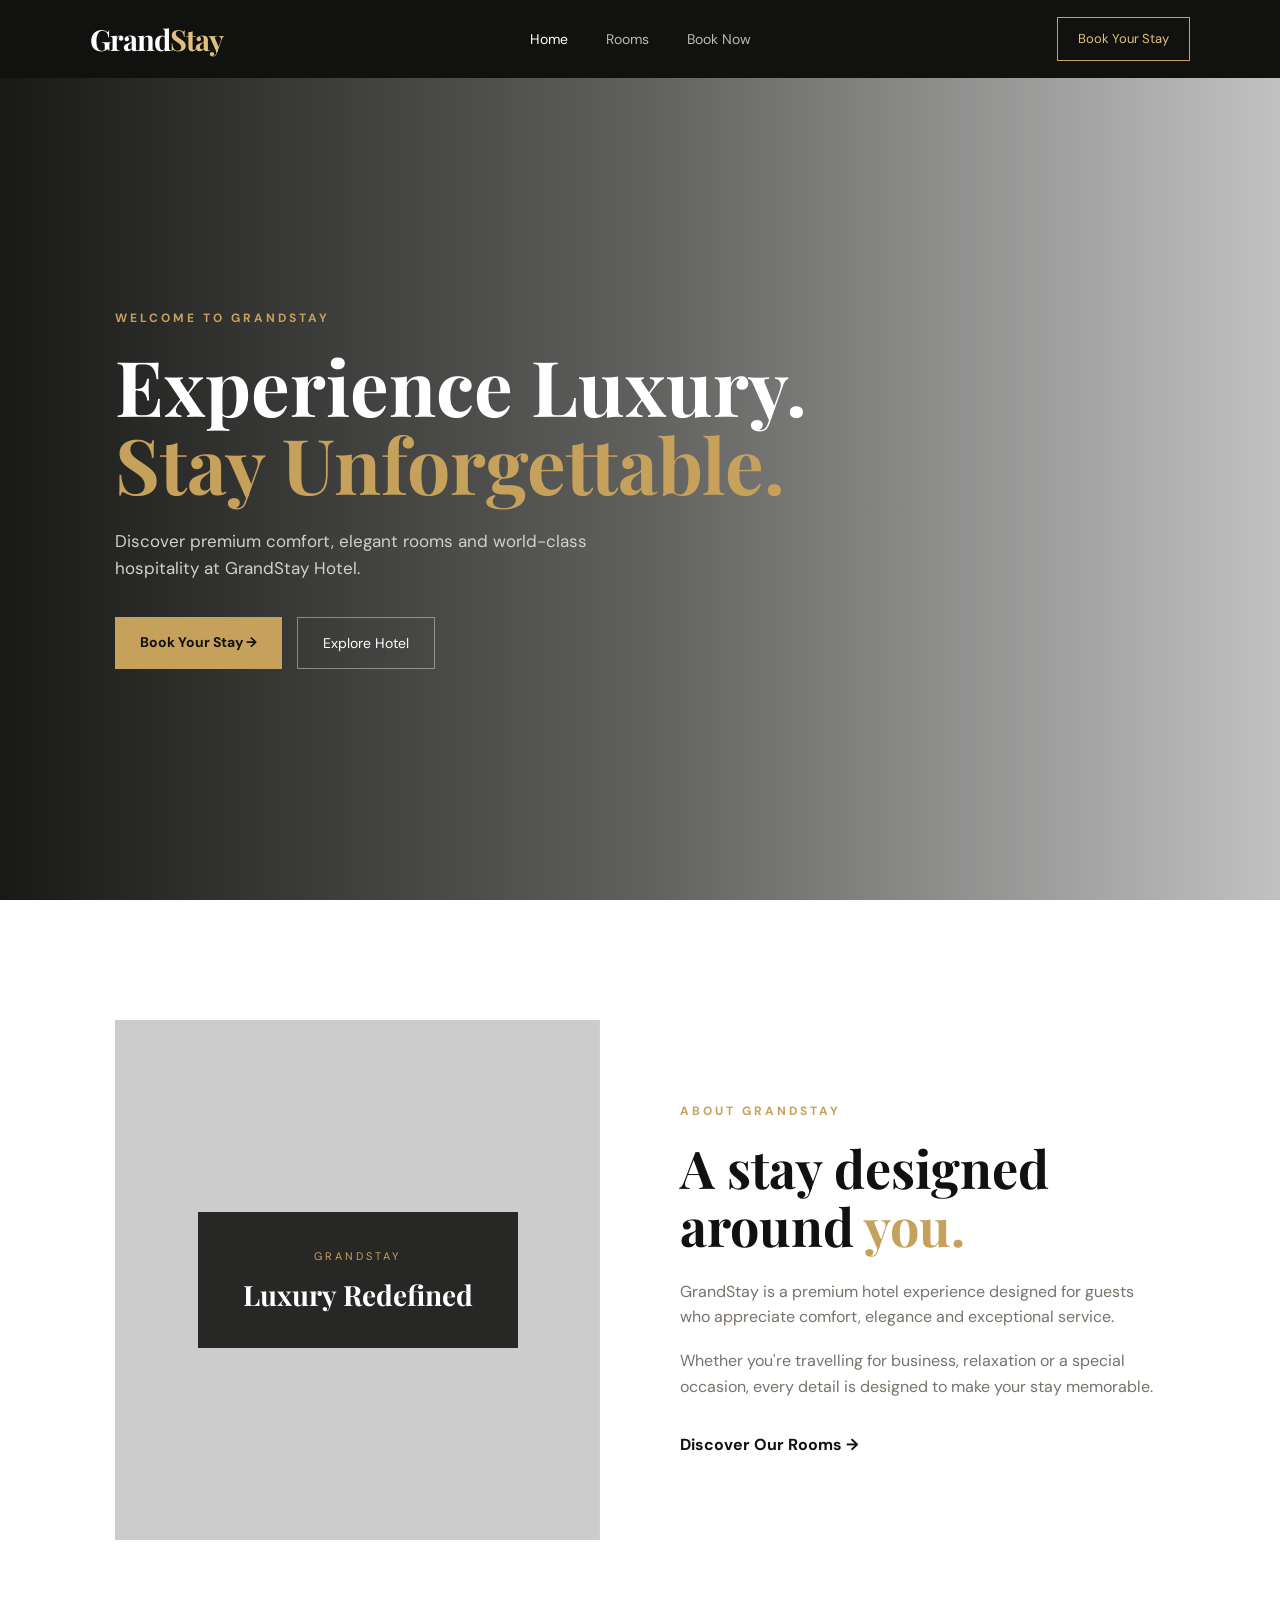
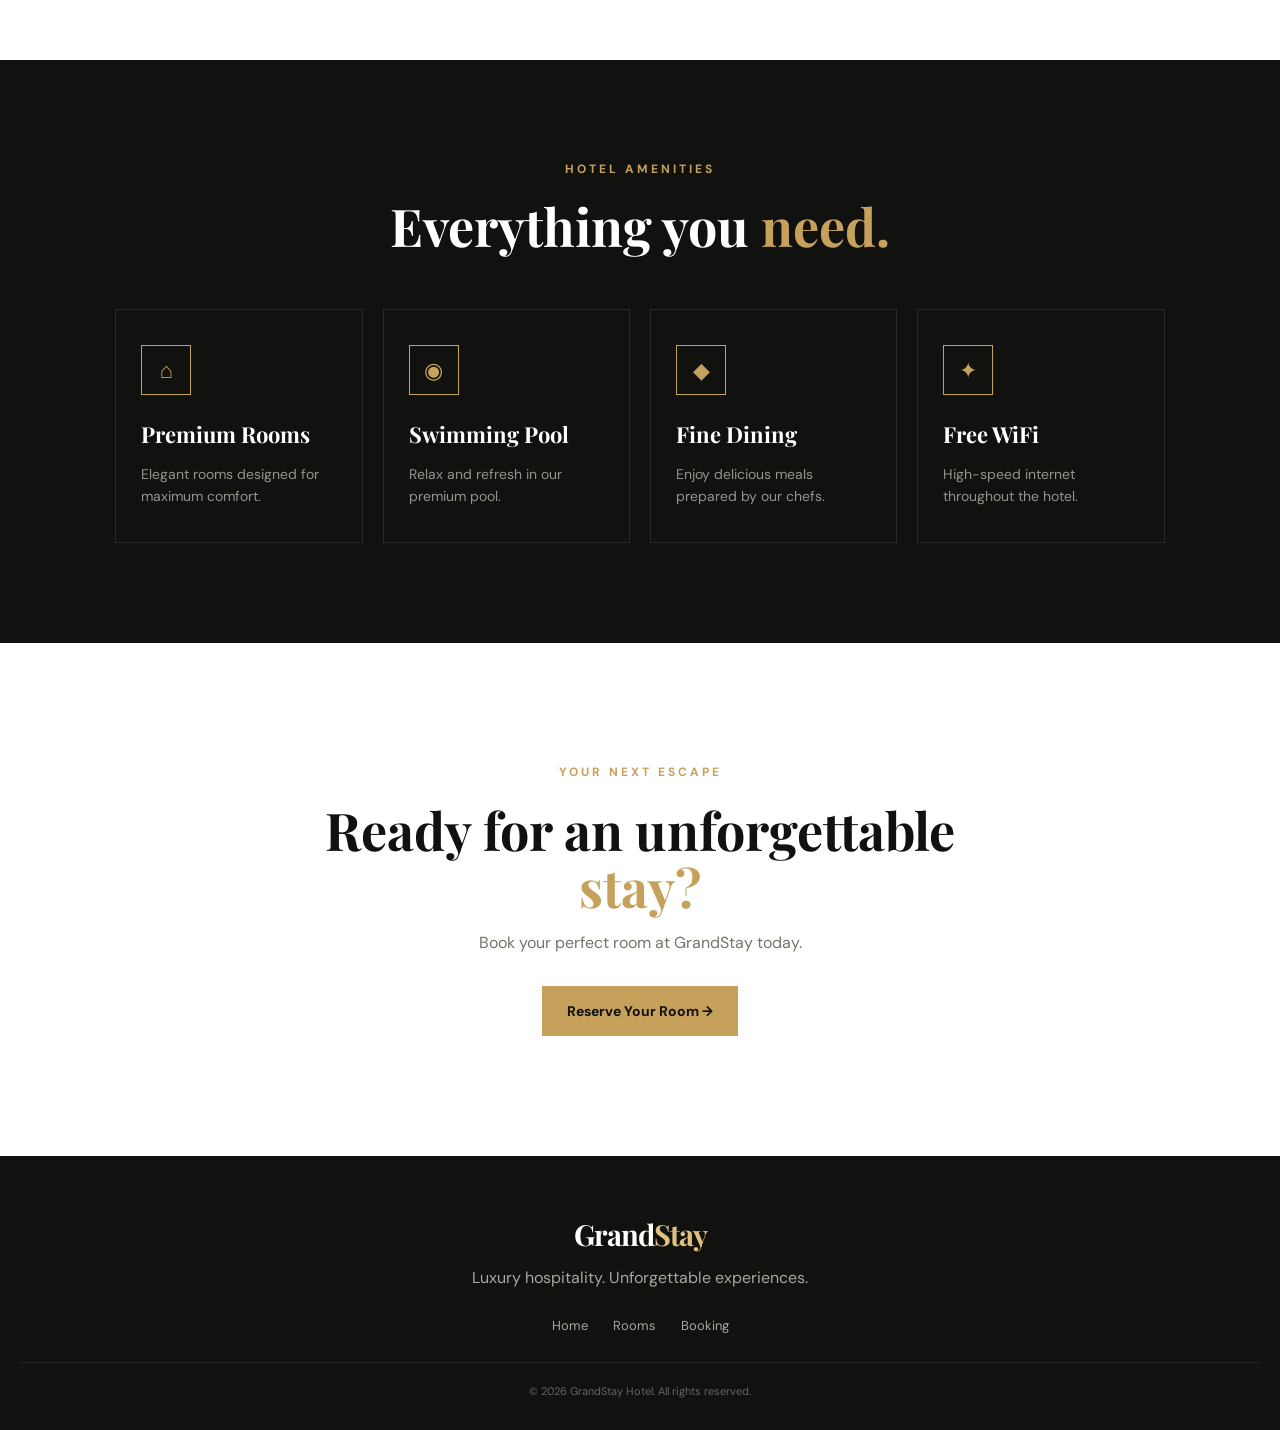
<file: index.html>
<!DOCTYPE html>
<html lang="en">
<head>
    <meta charset="UTF-8">
    <meta name="viewport" content="width=device-width, initial-scale=1.0">
    <title>GrandStay | Luxury Hotel</title>
    <link rel="stylesheet" href="style.css">
</head>

<body>

<header class="navbar">
    <div class="logo">Grand<span>Stay</span></div>

    <nav>
        <a href="index.html" class="active">Home</a>
        <a href="rooms.html">Rooms</a>
        <a href="booking.html">Book Now</a>
    </nav>

    <a href="rooms.html" class="nav-btn">Book Your Stay</a>
</header>


<section class="hero">

    <div class="hero-content">
        <p class="small-title">WELCOME TO GRANDSTAY</p>

        <h1>Experience Luxury.<br>
            <span>Stay Unforgettable.</span>
        </h1>

        <p>
            Discover premium comfort, elegant rooms and world-class
            hospitality at GrandStay Hotel.
        </p>

        <div class="hero-buttons">
            <a href="rooms.html" class="primary-btn">Book Your Stay →</a>
            <a href="#about" class="secondary-btn">Explore Hotel</a>
        </div>
    </div>

</section>


<section class="about" id="about">

    <div class="section-image">
        <div class="image-card">
            <span>GRANDSTAY</span>
            <h3>Luxury Redefined</h3>
        </div>
    </div>

    <div class="about-content">

        <p class="section-label">ABOUT GRANDSTAY</p>

        <h2>A stay designed<br>around <span>you.</span></h2>

        <p>
            GrandStay is a premium hotel experience designed for guests
            who appreciate comfort, elegance and exceptional service.
        </p>

        <p>
            Whether you're travelling for business, relaxation or a
            special occasion, every detail is designed to make your
            stay memorable.
        </p>

        <a href="rooms.html" class="text-btn">Discover Our Rooms →</a>

    </div>

</section>


<section class="amenities">

    <div class="section-heading">
        <p class="section-label">HOTEL AMENITIES</p>
        <h2>Everything you <span>need.</span></h2>
    </div>

    <div class="amenity-grid">

        <div class="amenity-card">
            <div class="amenity-icon">⌂</div>
            <h3>Premium Rooms</h3>
            <p>Elegant rooms designed for maximum comfort.</p>
        </div>

        <div class="amenity-card">
            <div class="amenity-icon">◉</div>
            <h3>Swimming Pool</h3>
            <p>Relax and refresh in our premium pool.</p>
        </div>

        <div class="amenity-card">
            <div class="amenity-icon">◆</div>
            <h3>Fine Dining</h3>
            <p>Enjoy delicious meals prepared by our chefs.</p>
        </div>

        <div class="amenity-card">
            <div class="amenity-icon">✦</div>
            <h3>Free WiFi</h3>
            <p>High-speed internet throughout the hotel.</p>
        </div>

    </div>

</section>


<section class="cta">

    <p class="section-label">YOUR NEXT ESCAPE</p>

    <h2>Ready for an unforgettable<br><span>stay?</span></h2>

    <p>Book your perfect room at GrandStay today.</p>

    <a href="rooms.html" class="primary-btn">Reserve Your Room →</a>

</section>


<footer>

    <div class="footer-logo">Grand<span>Stay</span></div>

    <p>Luxury hospitality. Unforgettable experiences.</p>

    <div class="footer-links">
        <a href="index.html">Home</a>
        <a href="rooms.html">Rooms</a>
        <a href="booking.html">Booking</a>
    </div>

    <p class="copyright">
        © 2026 GrandStay Hotel. All rights reserved.
    </p>

</footer>

<script src="script.js"></script>

</body>
</html>
</file>
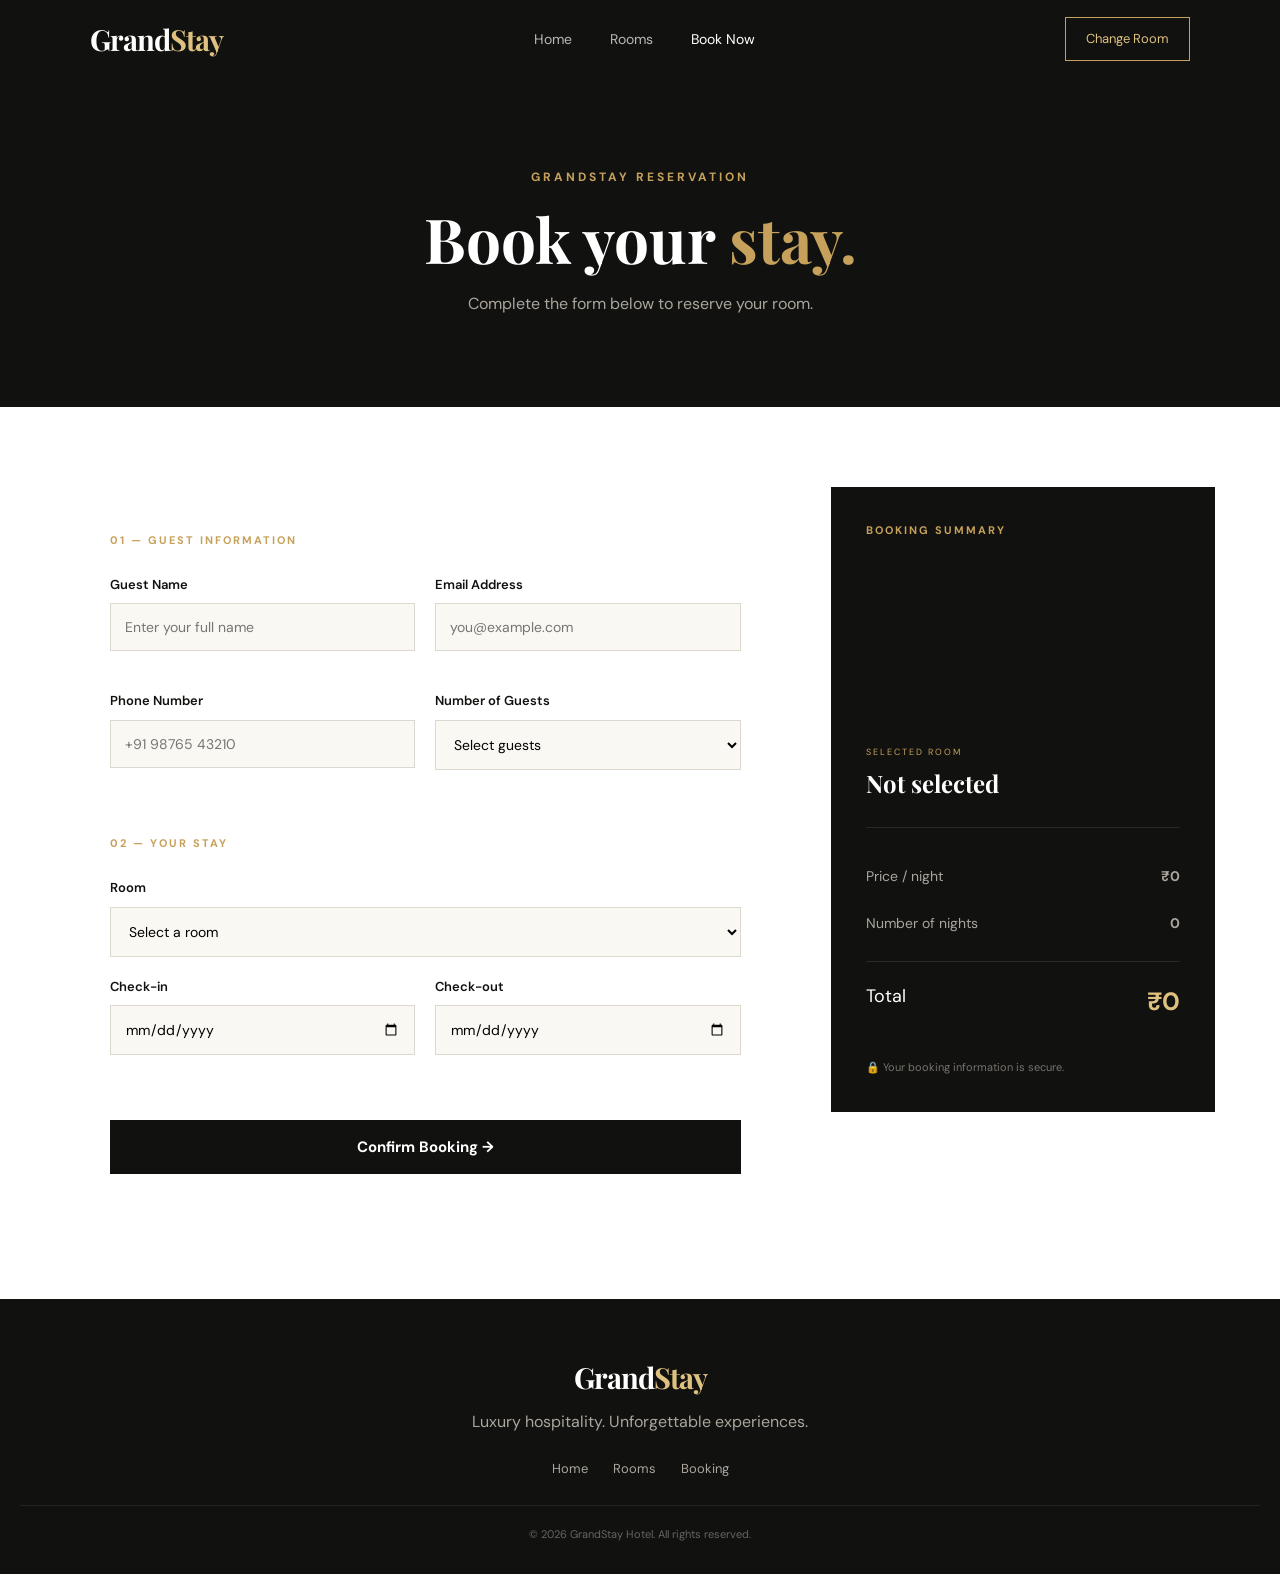
<file: booking.html>
<!DOCTYPE html>
<html lang="en">
<head>
    <meta charset="UTF-8">
    <meta name="viewport" content="width=device-width, initial-scale=1.0">
    <title>GrandStay | Booking</title>
    <link rel="stylesheet" href="style.css">
</head>

<body>

<header class="navbar">
    <div class="logo">Grand<span>Stay</span></div>

    <nav>
        <a href="index.html">Home</a>
        <a href="rooms.html">Rooms</a>
        <a href="booking.html" class="active">Book Now</a>
    </nav>

    <a href="rooms.html" class="nav-btn">Change Room</a>
</header>


<section class="page-header booking-header">

    <p class="section-label">GRANDSTAY RESERVATION</p>

    <h1>Book your <span>stay.</span></h1>

    <p>
        Complete the form below to reserve your room.
    </p>

</section>


<section class="booking-section">

    <div class="booking-form-container">

        <form id="bookingForm">

            <div class="form-section">

                <p class="form-label">01 — GUEST INFORMATION</p>

                <div class="form-row">

                    <div class="input-group">
                        <label>Guest Name</label>
                        <input
                            type="text"
                            id="guestName"
                            placeholder="Enter your full name"
                            required>
                    </div>

                    <div class="input-group">
                        <label>Email Address</label>
                        <input
                            type="email"
                            id="email"
                            placeholder="you@example.com"
                            required>
                    </div>

                </div>


                <div class="form-row">

                    <div class="input-group">
                        <label>Phone Number</label>
                        <input
                            type="tel"
                            id="phone"
                            placeholder="+91 98765 43210"
                            required>
                    </div>

                    <div class="input-group">
                        <label>Number of Guests</label>

                        <select id="guests" required>
                            <option value="">Select guests</option>
                            <option value="1">1 Guest</option>
                            <option value="2">2 Guests</option>
                            <option value="3">3 Guests</option>
                            <option value="4">4 Guests</option>
                        </select>

                    </div>

                </div>

            </div>


            <div class="form-section">

                <p class="form-label">02 — YOUR STAY</p>

                <div class="input-group">

                    <label>Room</label>

                    <select id="room" required>

                        <option value="">Select a room</option>

                        <option value="Standard Room|3500">
                            Standard Room — ₹3,500/night
                        </option>

                        <option value="Deluxe Room|5000">
                            Deluxe Room — ₹5,000/night
                        </option>

                        <option value="Grand Suite|8000">
                            Grand Suite — ₹8,000/night
                        </option>

                    </select>

                </div>


                <div class="form-row">

                    <div class="input-group">
                        <label>Check-in</label>
                        <input
                            type="date"
                            id="checkin"
                            required>
                    </div>

                    <div class="input-group">
                        <label>Check-out</label>
                        <input
                            type="date"
                            id="checkout"
                            required>
                    </div>

                </div>

            </div>


            <button type="submit" class="confirm-btn">
                Confirm Booking →
            </button>

        </form>

    </div>


    <div class="booking-summary">

        <p class="form-label">BOOKING SUMMARY</p>

        <div class="summary-room">

            <div class="summary-image"></div>

            <div>
                <p>SELECTED ROOM</p>
                <h3 id="summaryRoom">Not selected</h3>
            </div>

        </div>

        <div class="summary-line">
            <span>Price / night</span>
            <strong id="summaryPrice">₹0</strong>
        </div>

        <div class="summary-line">
            <span>Number of nights</span>
            <strong id="summaryNights">0</strong>
        </div>

        <div class="summary-total">
            <span>Total</span>
            <strong id="summaryTotal">₹0</strong>
        </div>

        <p class="secure-text">
            🔒 Your booking information is secure.
        </p>

    </div>

</section>


<footer>

    <div class="footer-logo">Grand<span>Stay</span></div>

    <p>Luxury hospitality. Unforgettable experiences.</p>

    <div class="footer-links">
        <a href="index.html">Home</a>
        <a href="rooms.html">Rooms</a>
        <a href="booking.html">Booking</a>
    </div>

    <p class="copyright">
        © 2026 GrandStay Hotel. All rights reserved.
    </p>

</footer>

<script src="script.js"></script>

</body>
</html>
</file>
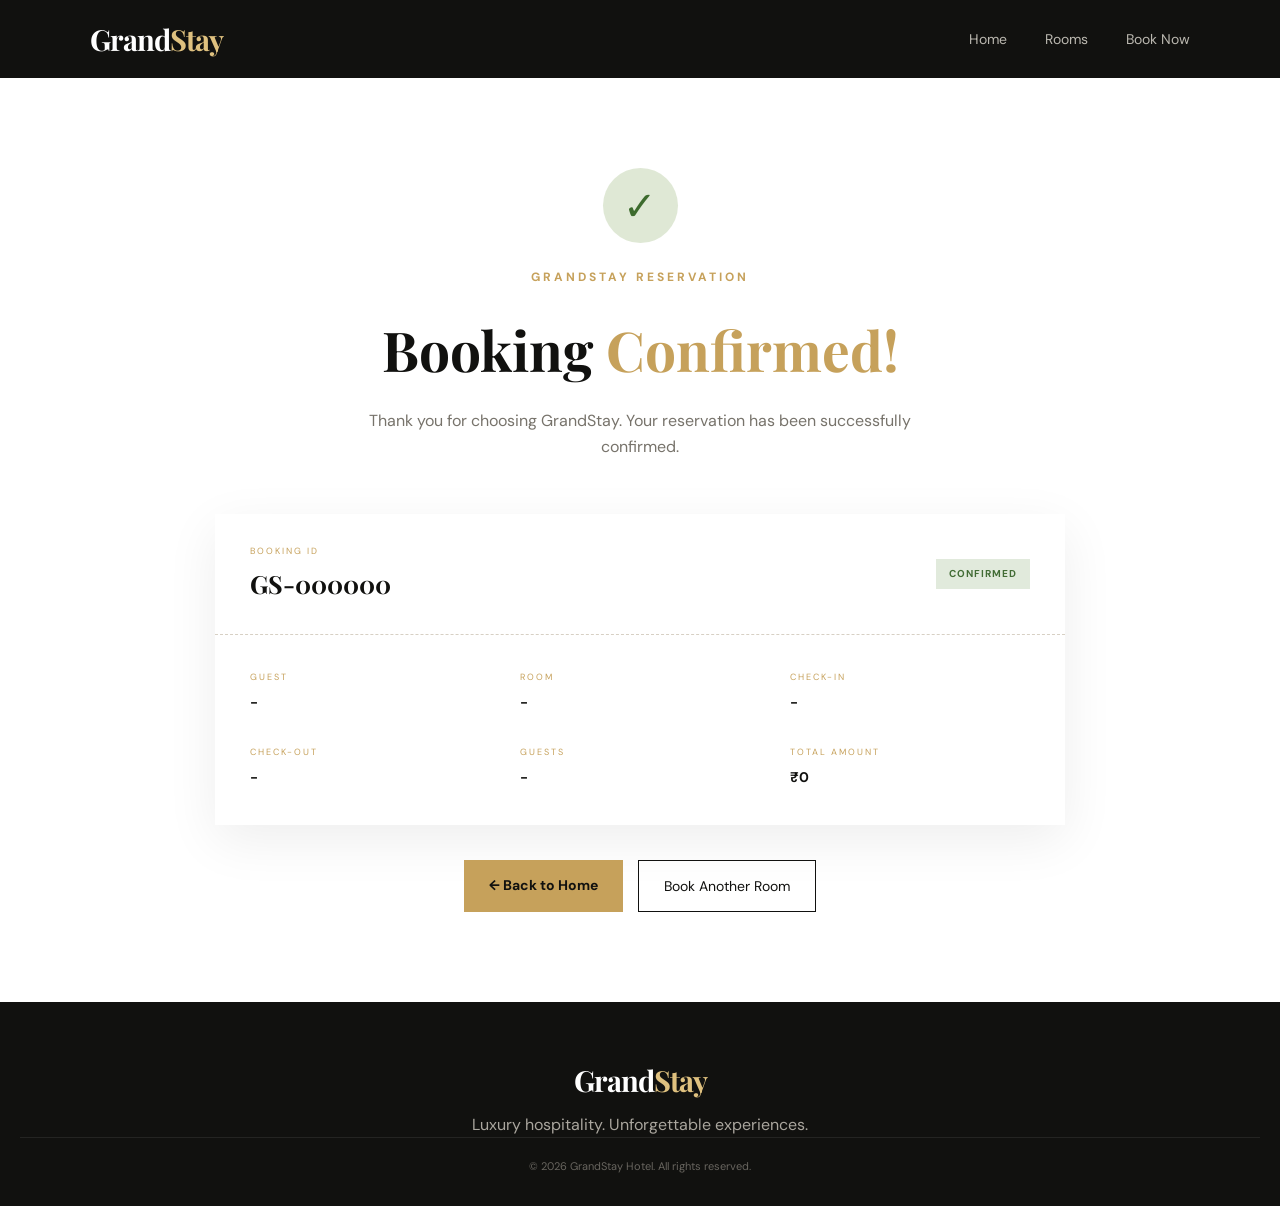
<file: confirmation.html>
<!DOCTYPE html>
<html lang="en">
<head>
    <meta charset="UTF-8">
    <meta name="viewport" content="width=device-width, initial-scale=1.0">
    <title>GrandStay | Booking Confirmed</title>
    <link rel="stylesheet" href="style.css">
</head>

<body>

<header class="navbar">

    <div class="logo">Grand<span>Stay</span></div>

    <nav>
        <a href="index.html">Home</a>
        <a href="rooms.html">Rooms</a>
        <a href="booking.html">Book Now</a>
    </nav>

</header>


<section class="confirmation-page">

    <div class="success-icon">✓</div>

    <p class="section-label">GRANDSTAY RESERVATION</p>

    <h1>Booking <span>Confirmed!</span></h1>

    <p class="confirmation-message">
        Thank you for choosing GrandStay. Your reservation has
        been successfully confirmed.
    </p>


    <div class="booking-ticket">

        <div class="ticket-top">

            <div>
                <p>BOOKING ID</p>
                <h3 id="bookingId">GS-000000</h3>
            </div>

            <div class="confirmed-badge">
                CONFIRMED
            </div>

        </div>


        <div class="ticket-details">

            <div>
                <p>GUEST</p>
                <strong id="confirmGuest">-</strong>
            </div>

            <div>
                <p>ROOM</p>
                <strong id="confirmRoom">-</strong>
            </div>

            <div>
                <p>CHECK-IN</p>
                <strong id="confirmCheckin">-</strong>
            </div>

            <div>
                <p>CHECK-OUT</p>
                <strong id="confirmCheckout">-</strong>
            </div>

            <div>
                <p>GUESTS</p>
                <strong id="confirmGuests">-</strong>
            </div>

            <div>
                <p>TOTAL AMOUNT</p>
                <strong id="confirmTotal">₹0</strong>
            </div>

        </div>

    </div>


    <div class="confirmation-buttons">

        <a href="index.html" class="primary-btn">
            ← Back to Home
        </a>

        <a href="rooms.html" class="secondary-btn">
            Book Another Room
        </a>

    </div>

</section>


<footer>

    <div class="footer-logo">Grand<span>Stay</span></div>

    <p>Luxury hospitality. Unforgettable experiences.</p>

    <p class="copyright">
        © 2026 GrandStay Hotel. All rights reserved.
    </p>

</footer>


<script src="script.js"></script>

</body>
</html>
</file>
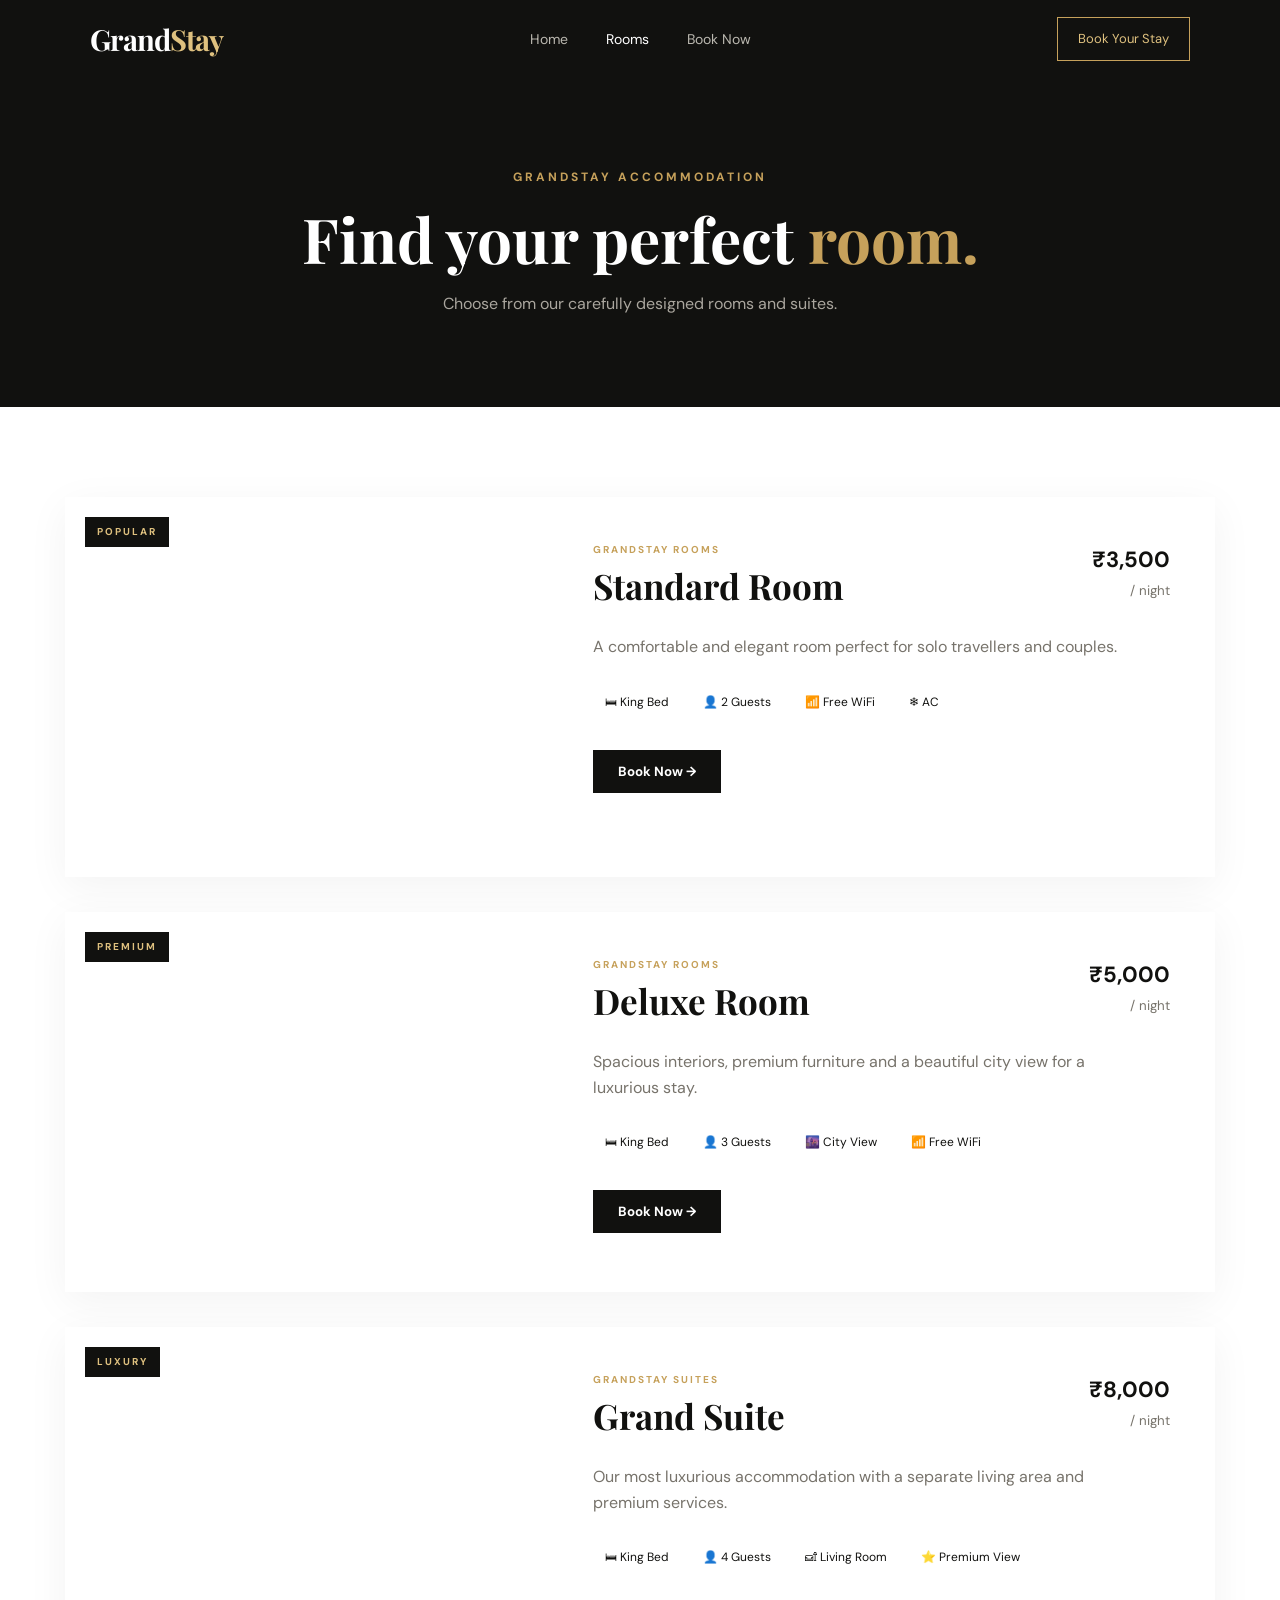
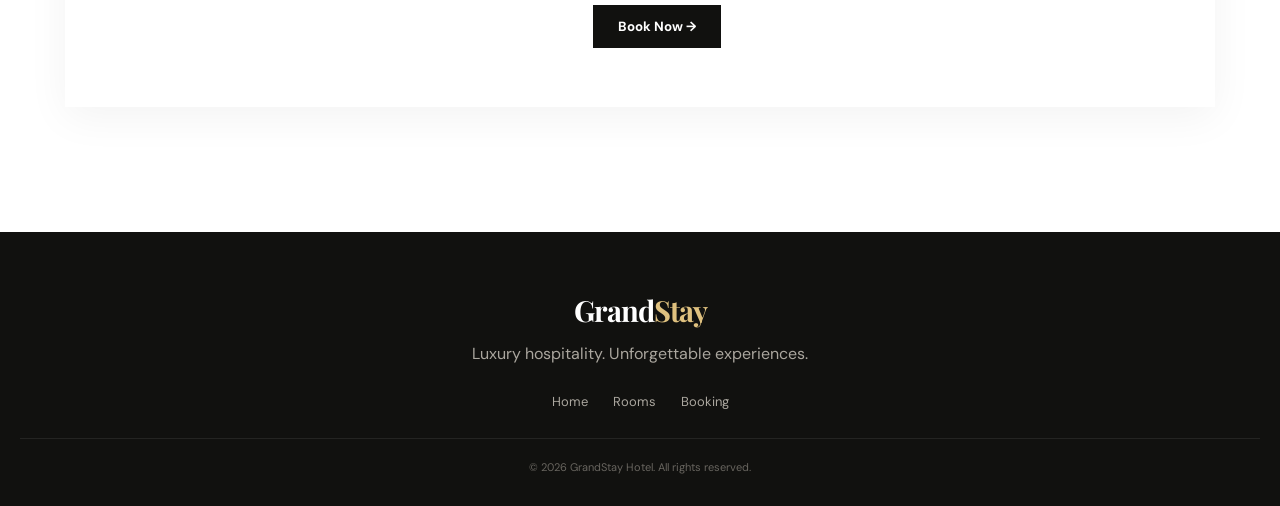
<file: rooms.html>
<!DOCTYPE html>
<html lang="en">
<head>
    <meta charset="UTF-8">
    <meta name="viewport" content="width=device-width, initial-scale=1.0">
    <title>GrandStay | Rooms</title>
    <link rel="stylesheet" href="style.css">
</head>

<body>

<header class="navbar">
    <div class="logo">Grand<span>Stay</span></div>

    <nav>
        <a href="index.html">Home</a>
        <a href="rooms.html" class="active">Rooms</a>
        <a href="booking.html">Book Now</a>
    </nav>

    <a href="rooms.html" class="nav-btn">Book Your Stay</a>
</header>


<section class="page-header">

    <p class="section-label">GRANDSTAY ACCOMMODATION</p>

    <h1>Find your perfect <span>room.</span></h1>

    <p>
        Choose from our carefully designed rooms and suites.
    </p>

</section>


<section class="rooms-section">

    <!-- STANDARD ROOM -->

    <div class="room-card">

        <div class="room-image standard-room">
            <div class="room-tag">POPULAR</div>
        </div>

        <div class="room-info">

            <div class="room-title">
                <div>
                    <p class="room-type">GRANDSTAY ROOMS</p>
                    <h2>Standard Room</h2>
                </div>

                <div class="price">
                    <strong>₹3,500</strong>
                    <small>/ night</small>
                </div>
            </div>

            <p>
                A comfortable and elegant room perfect for solo
                travellers and couples.
            </p>

            <div class="room-features">
                <span>🛏 King Bed</span>
                <span>👤 2 Guests</span>
                <span>📶 Free WiFi</span>
                <span>❄ AC</span>
            </div>

            <button class="room-btn"
                onclick="selectRoom('Standard Room', 3500)">
                Book Now →
            </button>

        </div>

    </div>


    <!-- DELUXE ROOM -->

    <div class="room-card">

        <div class="room-image deluxe-room">
            <div class="room-tag">PREMIUM</div>
        </div>

        <div class="room-info">

            <div class="room-title">
                <div>
                    <p class="room-type">GRANDSTAY ROOMS</p>
                    <h2>Deluxe Room</h2>
                </div>

                <div class="price">
                    <strong>₹5,000</strong>
                    <small>/ night</small>
                </div>
            </div>

            <p>
                Spacious interiors, premium furniture and a beautiful
                city view for a luxurious stay.
            </p>

            <div class="room-features">
                <span>🛏 King Bed</span>
                <span>👤 3 Guests</span>
                <span>🌆 City View</span>
                <span>📶 Free WiFi</span>
            </div>

            <button class="room-btn"
                onclick="selectRoom('Deluxe Room', 5000)">
                Book Now →
            </button>

        </div>

    </div>


    <!-- SUITE -->

    <div class="room-card">

        <div class="room-image suite-room">
            <div class="room-tag">LUXURY</div>
        </div>

        <div class="room-info">

            <div class="room-title">
                <div>
                    <p class="room-type">GRANDSTAY SUITES</p>
                    <h2>Grand Suite</h2>
                </div>

                <div class="price">
                    <strong>₹8,000</strong>
                    <small>/ night</small>
                </div>
            </div>

            <p>
                Our most luxurious accommodation with a separate living
                area and premium services.
            </p>

            <div class="room-features">
                <span>🛏 King Bed</span>
                <span>👤 4 Guests</span>
                <span>🛋 Living Room</span>
                <span>⭐ Premium View</span>
            </div>

            <button class="room-btn"
                onclick="selectRoom('Grand Suite', 8000)">
                Book Now →
            </button>

        </div>

    </div>

</section>


<footer>

    <div class="footer-logo">Grand<span>Stay</span></div>

    <p>Luxury hospitality. Unforgettable experiences.</p>

    <div class="footer-links">
        <a href="index.html">Home</a>
        <a href="rooms.html">Rooms</a>
        <a href="booking.html">Booking</a>
    </div>

    <p class="copyright">
        © 2026 GrandStay Hotel. All rights reserved.
    </p>

</footer>

<script src="script.js"></script>

</body>
</html>
</file>
<file: style.css>
@import url('https://fonts.googleapis.com/css2?family=DM+Sans:wght@400;500;600;700&family=Playfair+Display:wght@500;600;700&display=swap');

:root {
    --dark: #11110f;
    --dark-2: #191916;
    --black: #f5f1e8;
    --light-cream-2: #ebe5d8;
    --gold: #c6a15b;
    --gold-light: #dfc17f;
    --white: #ffffff;
    --gray: #77736b;
    --border: rgba(17, 17, 15, 0.12);
}

* {
    margin: 0;
    padding: 0;
    box-sizing: border-box;
}

html {
    scroll-behavior: smooth;
}

body {
    font-family: "DM Sans", sans-serif;
    color: var(--dark);
    background: var(--cream);
    line-height: 1.6;
}

a {
    text-decoration: none;
    color: inherit;
}

button,
input,
select {
    font-family: inherit;
}


/* =========================
   NAVBAR
========================= */

.navbar {
    height: 78px;
    background: var(--dark);
    color: white;

    display: flex;
    align-items: center;
    justify-content: space-between;

    padding: 0 7%;
}

.logo,
.footer-logo {
    font-family: "Playfair Display", serif;
    font-size: 29px;
    font-weight: 700;
    letter-spacing: -1px;
}

.logo span,
.footer-logo span {
    color: var(--gold-light);
}

.navbar nav {
    display: flex;
    gap: 38px;
}

.navbar nav a {
    color: #bbb8b0;
    font-size: 14px;
    transition: 0.3s;
}

.navbar nav a:hover,
.navbar nav a.active {
    color: white;
}

.nav-btn {
    border: 1px solid var(--gold);
    padding: 11px 20px;
    color: var(--gold-light);
    font-size: 13px;
    transition: 0.3s;
}

.nav-btn:hover {
    background: var(--gold);
    color: var(--dark);
}


/* =========================
   HERO
========================= */

.hero {
    min-height: calc(100vh - 78px);

    display: flex;
    align-items: center;

    position: relative;

    background:
        linear-gradient(
            90deg,
            rgba(10, 10, 8, 0.94),
            rgba(10, 10, 8, 0.65),
            rgba(10, 10, 8, 0.25)
        ),
        url("https://images.unsplash.com/photo-1566073771259-6a8506099945?auto=format&fit=crop&w=2000&q=85");

    background-size: cover;
    background-position: center;

    color: white;
}

.hero-content {
    width: 700px;
    margin-left: 9%;
}

.small-title,
.section-label {
    color: var(--gold);
    font-size: 12px;
    font-weight: 700;
    letter-spacing: 3px;
    margin-bottom: 18px;
}

.hero h1 {
    font-family: "Playfair Display", serif;
    font-size: clamp(50px, 6vw, 82px);
    line-height: 1.02;
    margin-bottom: 25px;
}

.hero h1 span,
.page-header h1 span,
.about-content h2 span,
.section-heading h2 span,
.cta h2 span,
.confirmation-page h1 span {
    color: var(--gold);
}

.hero-content > p:not(.small-title) {
    max-width: 520px;
    color: #d2d0ca;
    font-size: 17px;
}

.hero-buttons {
    display: flex;
    gap: 15px;
    margin-top: 35px;
}

.primary-btn,
.secondary-btn {
    display: inline-block;
    padding: 14px 25px;
    font-size: 14px;
    transition: 0.3s;
}

.primary-btn {
    background: var(--gold);
    color: var(--dark);
    font-weight: 700;
}

.primary-btn:hover {
    background: var(--gold-light);
    transform: translateY(-2px);
}

.secondary-btn {
    border: 1px solid rgba(255,255,255,0.4);
    color: white;
}

.secondary-btn:hover {
    background: white;
    color: var(--dark);
}


/* =========================
   ABOUT
========================= */

.about {
    display: grid;
    grid-template-columns: 1fr 1fr;
    gap: 80px;

    padding: 120px 9%;
}

.section-image {
    min-height: 520px;
    display: flex;
    align-items: center;
    justify-content: center;

    background:
        linear-gradient(
            rgba(0,0,0,0.2),
            rgba(0,0,0,0.2)
        ),
        url("https://images.unsplash.com/photo-1582719478250-c89cae4dc85b?auto=format&fit=crop&w=1200&q=80");

    background-size: cover;
    background-position: center;
}

.image-card {
    background: rgba(17,17,15,0.88);
    color: white;
    padding: 30px 45px;
    text-align: center;
}

.image-card span {
    color: var(--gold);
    letter-spacing: 3px;
    font-size: 11px;
}

.image-card h3 {
    font-family: "Playfair Display", serif;
    font-size: 28px;
    margin-top: 5px;
}

.about-content {
    display: flex;
    flex-direction: column;
    justify-content: center;
}

.about-content h2,
.section-heading h2,
.cta h2 {
    font-family: "Playfair Display", serif;
    font-size: 52px;
    line-height: 1.1;
    margin-bottom: 25px;
}

.about-content > p:not(.section-label) {
    color: var(--gray);
    margin-bottom: 18px;
    max-width: 520px;
}

.text-btn {
    color: var(--dark);
    font-weight: 700;
    margin-top: 15px;
}


/* =========================
   AMENITIES
========================= */

.amenities {
    padding: 100px 9%;
    background: var(--dark);
    color: white;
}

.section-heading {
    text-align: center;
    margin-bottom: 55px;
}

.amenity-grid {
    display: grid;
    grid-template-columns: repeat(4, 1fr);
    gap: 20px;
}

.amenity-card {
    border: 1px solid rgba(255,255,255,0.1);
    padding: 35px 25px;
    transition: 0.3s;
}

.amenity-card:hover {
    border-color: var(--gold);
    transform: translateY(-5px);
}

.amenity-icon {
    width: 50px;
    height: 50px;
    border: 1px solid var(--gold);
    color: var(--gold);
    display: flex;
    align-items: center;
    justify-content: center;
    margin-bottom: 22px;
    font-size: 22px;
}

.amenity-card h3 {
    font-family: "Playfair Display", serif;
    font-size: 22px;
    margin-bottom: 10px;
}

.amenity-card p {
    color: #96938c;
    font-size: 14px;
}


/* =========================
   CTA
========================= */

.cta {
    text-align: center;
    padding: 120px 20px;
}

.cta h2 {
    margin-bottom: 15px;
}

.cta > p:not(.section-label) {
    color: var(--gray);
    margin-bottom: 30px;
}


/* =========================
   PAGE HEADER
========================= */

.page-header {
    background: var(--dark);
    color: white;
    text-align: center;
    padding: 90px 20px;
}

.page-header h1 {
    font-family: "Playfair Display", serif;
    font-size: 62px;
    line-height: 1.1;
    margin-bottom: 18px;
}

.page-header > p:last-child {
    color: #aaa69e;
}


/* =========================
   ROOMS
========================= */

.rooms-section {
    max-width: 1200px;
    margin: auto;
    padding: 90px 25px;
}

.room-card {
    display: grid;
    grid-template-columns: 42% 58%;
    background: white;
    margin-bottom: 35px;
    min-height: 380px;
    box-shadow: 0 10px 40px rgba(0,0,0,0.05);
}

.room-image {
    min-height: 380px;
    background-size: cover;
    background-position: center;
    position: relative;
}

.standard-room {
    background-image: url("https://images.unsplash.com/photo-1590490360182-c33d57733427?auto=format&fit=crop&w=1000&q=80");
}

.deluxe-room {
    background-image: url("https://images.unsplash.com/photo-1591088398332-8a7791972843?auto=format&fit=crop&w=1000&q=80");
}

.suite-room {
    background-image: url("https://images.unsplash.com/photo-1584132967334-10e028bd69f7?auto=format&fit=crop&w=1000&q=80");
}

.room-tag {
    position: absolute;
    top: 20px;
    left: 20px;

    background: var(--dark);
    color: var(--gold-light);

    padding: 7px 12px;
    font-size: 10px;
    letter-spacing: 2px;
    font-weight: 700;
}

.room-info {
    padding: 45px;
}

.room-title {
    display: flex;
    justify-content: space-between;
    gap: 20px;
    margin-bottom: 20px;
}

.room-type {
    color: var(--gold);
    font-size: 10px;
    letter-spacing: 2px;
    font-weight: 700;
}

.room-info h2 {
    font-family: "Playfair Display", serif;
    font-size: 35px;
}

.price {
    text-align: right;
    white-space: nowrap;
}

.price strong {
    display: block;
    font-size: 22px;
}

.price small {
    color: var(--gray);
}

.room-info > p {
    color: var(--gray);
    margin-bottom: 25px;
    max-width: 550px;
}

.room-features {
    display: flex;
    flex-wrap: wrap;
    gap: 10px;
    margin-bottom: 30px;
}

.room-features span {
    background: var(--cream);
    padding: 8px 12px;
    font-size: 12px;
}

.room-btn {
    background: var(--dark);
    color: white;
    border: none;
    padding: 13px 25px;
    cursor: pointer;
    font-weight: 700;
    transition: 0.3s;
}

.room-btn:hover {
    background: var(--gold);
    color: var(--dark);
}


/* =========================
   BOOKING
========================= */

.booking-section {
    max-width: 1200px;
    margin: auto;
    padding: 80px 25px;

    display: grid;
    grid-template-columns: 1.5fr 0.8fr;
    gap: 45px;
}

.booking-form-container {
    background: white;
    padding: 45px;
}

.form-section {
    margin-bottom: 45px;
}

.form-label {
    color: var(--gold);
    font-size: 11px;
    letter-spacing: 2px;
    font-weight: 700;
    margin-bottom: 25px;
}

.form-row {
    display: grid;
    grid-template-columns: 1fr 1fr;
    gap: 20px;
    margin-bottom: 20px;
}

.input-group {
    display: flex;
    flex-direction: column;
    margin-bottom: 20px;
}

.input-group label {
    font-size: 13px;
    font-weight: 600;
    margin-bottom: 8px;
}

.input-group input,
.input-group select {
    border: 1px solid #ddd8ce;
    padding: 14px;
    outline: none;
    background: #faf8f3;
    font-size: 14px;
}

.input-group input:focus,
.input-group select:focus {
    border-color: var(--gold);
}

.confirm-btn {
    width: 100%;
    border: none;
    padding: 17px;
    background: var(--dark);
    color: white;
    font-weight: 700;
    cursor: pointer;
    font-size: 15px;
    transition: 0.3s;
}

.confirm-btn:hover {
    background: var(--gold);
    color: var(--dark);
}

.booking-summary {
    background: var(--dark);
    color: white;
    padding: 35px;
    height: fit-content;
    position: sticky;
    top: 20px;
}

.summary-room {
    border-bottom: 1px solid rgba(255,255,255,0.1);
    padding-bottom: 25px;
    margin-bottom: 25px;
}

.summary-image {
    height: 160px;
    margin-bottom: 20px;

    background:
        url("https://images.unsplash.com/photo-1590490360182-c33d57733427?auto=format&fit=crop&w=800&q=80")
        center / cover;
}

.summary-room p,
.ticket-details p,
.ticket-top p {
    color: var(--gold);
    font-size: 9px;
    letter-spacing: 2px;
    margin-bottom: 5px;
}

.summary-room h3 {
    font-family: "Playfair Display", serif;
    font-size: 24px;
}

.summary-line,
.summary-total {
    display: flex;
    justify-content: space-between;
    padding: 12px 0;
}

.summary-line {
    color: #aaa69e;
    font-size: 14px;
}

.summary-total {
    margin-top: 15px;
    padding-top: 20px;
    border-top: 1px solid rgba(255,255,255,0.1);
    font-size: 18px;
}

.summary-total strong {
    color: var(--gold-light);
    font-size: 25px;
}

.secure-text {
    color: #77746e;
    font-size: 11px;
    margin-top: 25px;
}


/* =========================
   CONFIRMATION
========================= */

.confirmation-page {
    min-height: calc(100vh - 78px);
    padding: 90px 20px;
    text-align: center;
}

.success-icon {
    width: 75px;
    height: 75px;
    border-radius: 50%;

    margin: 0 auto 25px;

    background: #dfe8d5;
    color: #3d6b2e;

    display: flex;
    align-items: center;
    justify-content: center;

    font-size: 40px;
}

.confirmation-page h1 {
    font-family: "Playfair Display", serif;
    font-size: 55px;
    margin-bottom: 15px;
}

.confirmation-message {
    color: var(--gray);
    max-width: 550px;
    margin: auto;
}

.booking-ticket {
    max-width: 850px;
    margin: 55px auto 35px;

    background: white;
    text-align: left;

    box-shadow: 0 15px 50px rgba(0,0,0,0.07);
}

.ticket-top {
    display: flex;
    justify-content: space-between;
    align-items: center;

    padding: 30px 35px;
    border-bottom: 1px dashed #d7d0c4;
}

.ticket-top h3 {
    font-family: "Playfair Display", serif;
    font-size: 25px;
}

.confirmed-badge {
    background: #e1eadc;
    color: #426c35;
    padding: 7px 13px;
    font-size: 10px;
    letter-spacing: 1px;
    font-weight: 700;
}

.ticket-details {
    display: grid;
    grid-template-columns: repeat(3, 1fr);
    gap: 30px;
    padding: 35px;
}

.ticket-details strong {
    font-size: 14px;
}

.confirmation-buttons {
    display: flex;
    justify-content: center;
    gap: 15px;
}

.confirmation-buttons .secondary-btn {
    border-color: var(--dark);
    color: var(--dark);
}

.confirmation-buttons .secondary-btn:hover {
    background: var(--dark);
    color: white;
}


/* =========================
   FOOTER
========================= */

footer {
    background: var(--dark);
    color: #aaa69e;
    text-align: center;
    padding: 55px 20px 30px;
}

.footer-logo {
    color: white;
    margin-bottom: 8px;
}

.footer-links {
    display: flex;
    justify-content: center;
    gap: 25px;
    margin: 25px 0;
    font-size: 13px;
}

.footer-links a:hover {
    color: var(--gold);
}

.copyright {
    padding-top: 20px;
    border-top: 1px solid rgba(255,255,255,0.08);
    font-size: 11px;
    color: #68655f;
}


/* =========================
   RESPONSIVE
========================= */

@media (max-width: 900px) {

    .navbar {
        padding: 0 5%;
    }

    .navbar nav {
        gap: 15px;
    }

    .nav-btn {
        display: none;
    }

    .hero-content {
        margin-left: 6%;
        margin-right: 6%;
    }

    .about,
    .booking-section {
        grid-template-columns: 1fr;
    }

    .amenity-grid {
        grid-template-columns: 1fr 1fr;
    }

    .room-card {
        grid-template-columns: 1fr;
    }

    .room-image {
        min-height: 300px;
    }

    .booking-summary {
        position: static;
    }
}


@media (max-width: 600px) {

    .navbar {
        height: auto;
        padding: 18px 20px;
        flex-wrap: wrap;
        gap: 15px;
    }

    .navbar nav {
        order: 3;
        width: 100%;
        justify-content: center;
    }

    .hero {
        min-height: 700px;
    }

    .hero-content {
        margin: 0 25px;
    }

    .hero h1 {
        font-size: 48px;
    }

    .hero-buttons {
        flex-direction: column;
    }

    .about,
    .amenities,
    .cta {
        padding: 75px 25px;
    }

    .section-image {
        min-height: 350px;
    }

    .about-content h2,
    .section-heading h2,
    .cta h2 {
        font-size: 40px;
    }

    .amenity-grid {
        grid-template-columns: 1fr;
    }

    .page-header h1 {
        font-size: 45px;
    }

    .room-info {
        padding: 30px 25px;
    }

    .room-title {
        flex-direction: column;
    }

    .price {
        text-align: left;
    }

    .form-row {
        grid-template-columns: 1fr;
        gap: 0;
    }

    .booking-form-container {
        padding: 25px;
    }

    .ticket-details {
        grid-template-columns: 1fr 1fr;
        padding: 25px;
    }

    .confirmation-page h1 {
        font-size: 42px;
    }

    .confirmation-buttons {
        flex-direction: column;
        align-items: stretch;
    }
}
</file>
